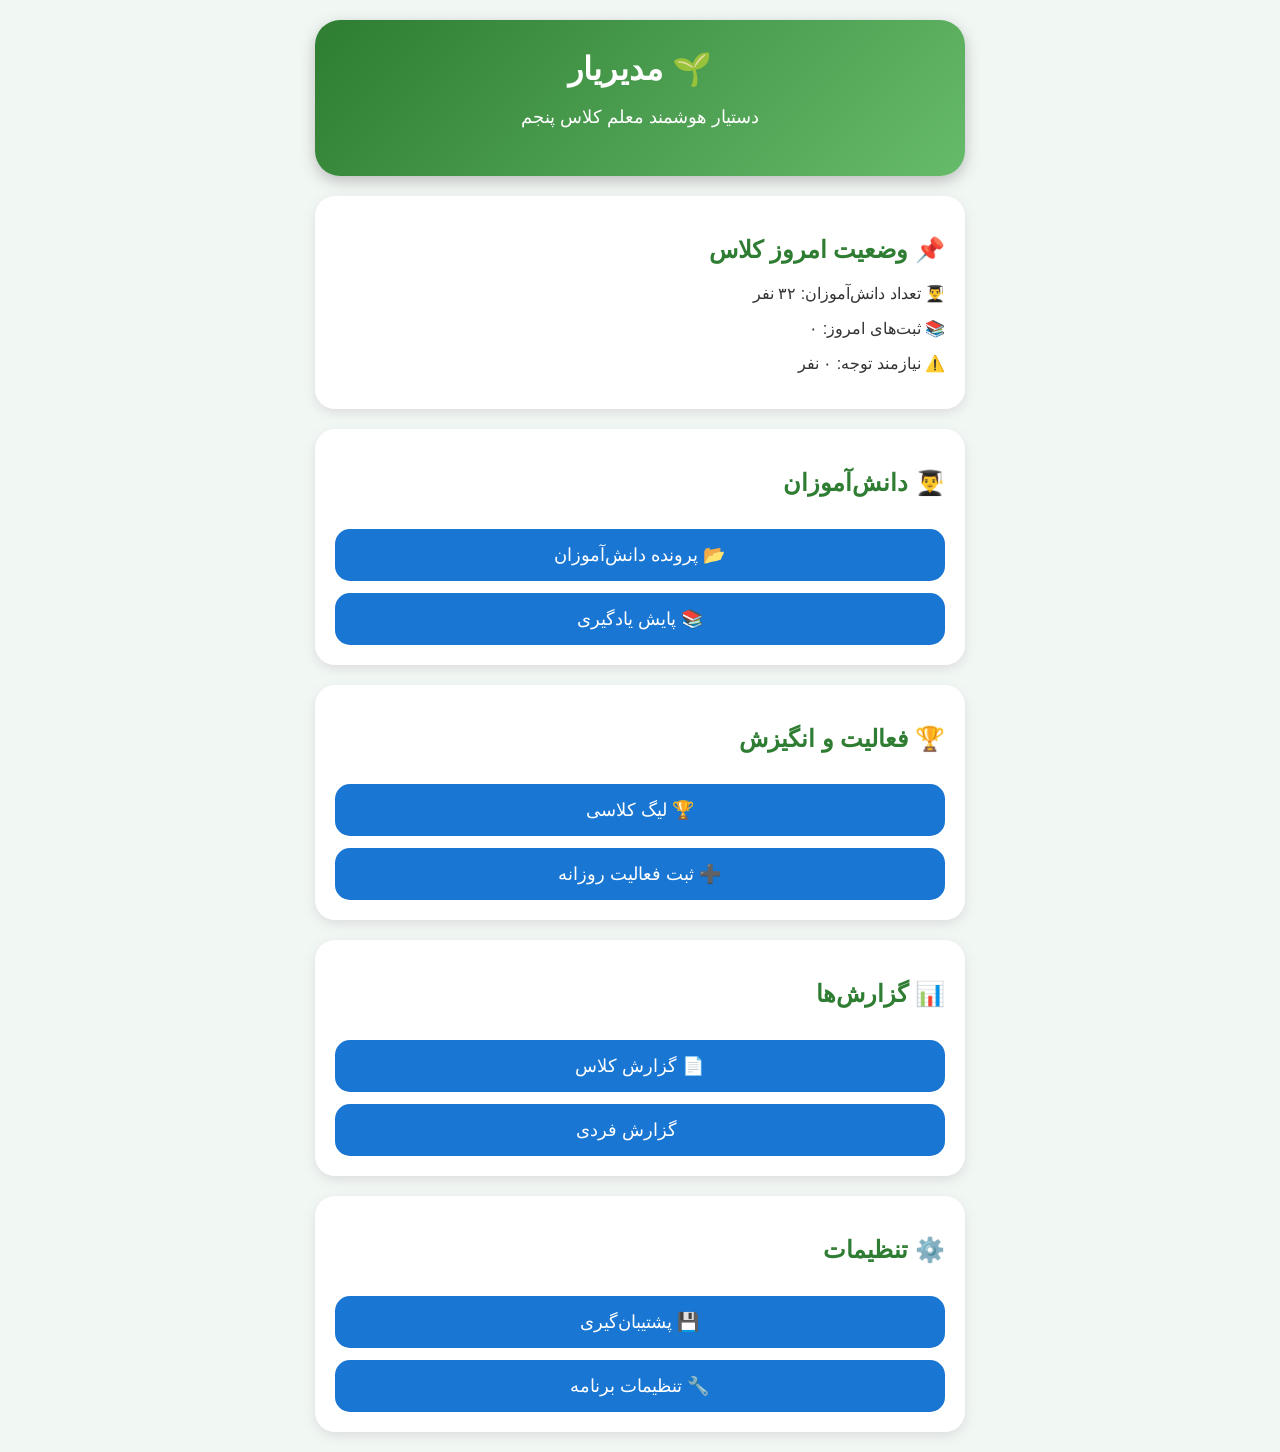
<file: index.html>
<!DOCTYPE html>
<html lang="fa" dir="rtl">

<head>

<meta charset="UTF-8">

<meta name="viewport" content="width=device-width, initial-scale=1.0">

<title>
مدیریار کلاس پنجم
</title>

<link rel="stylesheet" href="style.css">

</head>


<body>


<div class="container">


<!-- سربرگ -->

<div class="header">

<h1>
🌱 مدیریار
</h1>

<p>
دستیار هوشمند معلم کلاس پنجم
</p>

</div>



<!-- وضعیت کلاس -->

<div class="card">

<h2>
📌 وضعیت امروز کلاس
</h2>


<p>
👨‍🎓 تعداد دانش‌آموزان:
۳۲ نفر
</p>


<p>
📚 ثبت‌های امروز:
۰
</p>


<p>
⚠️ نیازمند توجه:
۰ نفر
</p>


</div>




<!-- مدیریت دانش آموزان -->

<div class="card">


<h2>
👨‍🎓 دانش‌آموزان
</h2>


<button onclick="location.href='students.html'">

📂 پرونده دانش‌آموزان

</button>



<button>

📚 پایش یادگیری

</button>


</div>





<!-- فعالیت کلاسی -->


<div class="card">


<h2>
🏆 فعالیت و انگیزش
</h2>



<button>

🏆 لیگ کلاسی

</button>



<button>

➕ ثبت فعالیت روزانه

</button>



</div>






<!-- گزارش -->

<div class="card">


<h2>
📊 گزارش‌ها
</h2>


<button>

📄 گزارش کلاس

</button>



<button>

👤 گزارش فردی

</button>


</div>






<!-- تنظیمات -->


<div class="card">


<h2>
⚙️ تنظیمات
</h2>


<button>

💾 پشتیبان‌گیری

</button>



<button>

🔧 تنظیمات برنامه

</button>


</div>



</div>




<script src="students.js"></script>

<script src="app.js"></script>



</body>

</html>
</file>
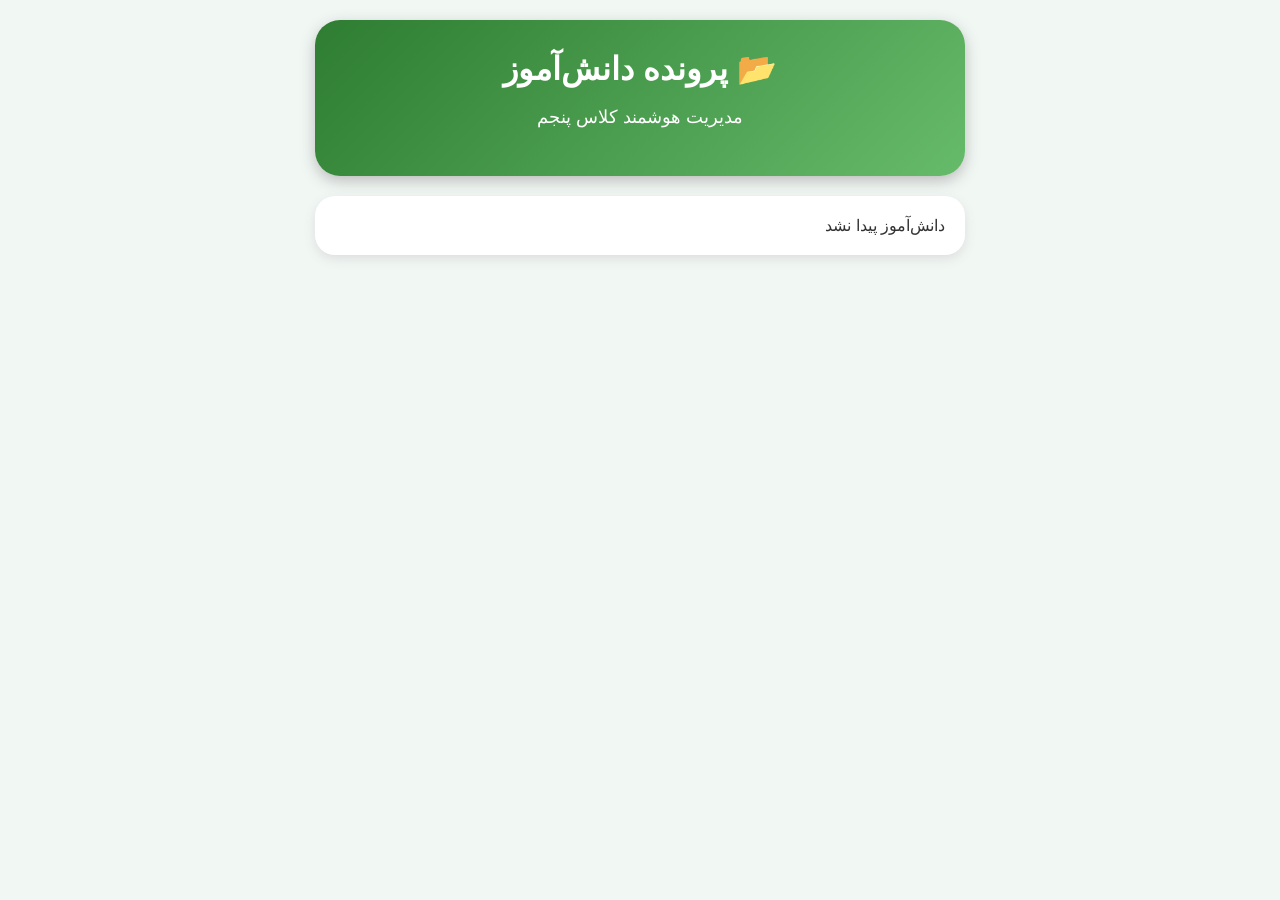
<file: student-profile.html>
<!DOCTYPE html>
<html lang="fa" dir="rtl">

<head>

<meta charset="UTF-8">

<meta name="viewport" content="width=device-width, initial-scale=1.0">

<title>پرونده دانش‌آموز</title>

<link rel="stylesheet" href="style.css">

</head>


<body>


<div class="container">


<div class="header">

<h1>
📂 پرونده دانش‌آموز
</h1>

<p>
مدیریت هوشمند کلاس پنجم
</p>

</div>



<div class="card" id="profile">

در حال بارگذاری...

</div>



</div>



<script src="students.js"></script>



<script>


let params = new URLSearchParams(window.location.search);


let id = Number(params.get("id"));



let student = students.find(s => s.id === id);



let box = document.getElementById("profile");



if(student){


box.innerHTML = `


<h2>
👤 ${student.name}
</h2>


<hr>


<p>
👥 گروه:
${student.group || "ثبت نشده"}
</p>


<p>
📚 سطح علمی:
${student.level || "ثبت نشده"}
</p>


<p>
🎯 تمرکز:
${student.concentration || "ثبت نشده"}
</p>


<p>
⭐ مسئولیت پذیری:
${student.responsibility || "ثبت نشده"}
</p>


<p>
💪 نقاط قوت:
${student.strengths || "ثبت نشده"}
</p>


<p>
⚠️ نقاط ضعف:
${student.weaknesses || "ثبت نشده"}
</p>


<p>
📝 یادداشت معلم:
${student.notes || "ثبت نشده"}
</p>


<button>
✏️ ویرایش پرونده
</button>


`;


}

else{


box.innerHTML="دانش‌آموز پیدا نشد";


}



</script>


</body>

</html>
</file>
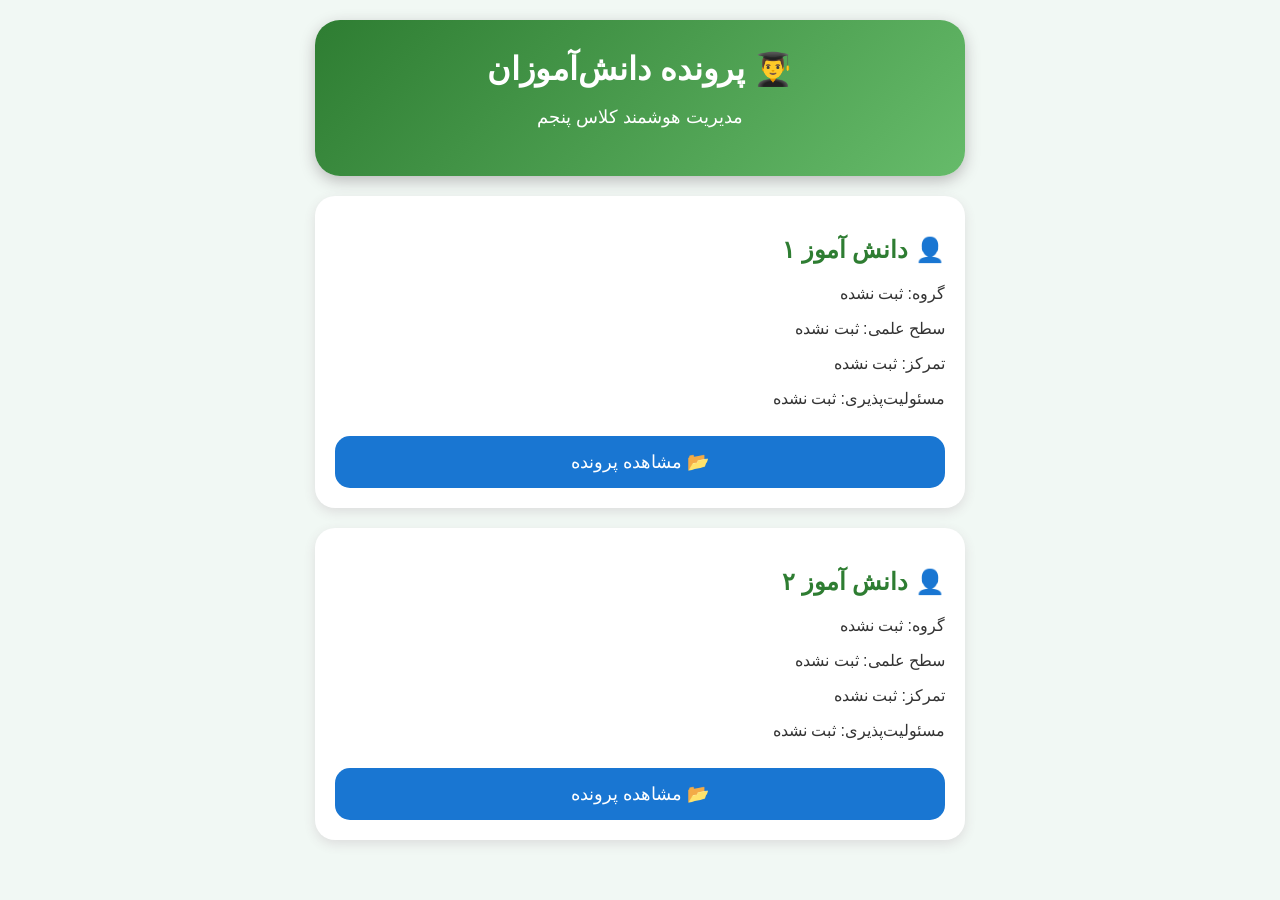
<file: students.html>
<!DOCTYPE html>
<html lang="fa" dir="rtl">

<head>

<meta charset="UTF-8">

<meta name="viewport" content="width=device-width, initial-scale=1.0">

<title>
پرونده دانش‌آموزان
</title>

<link rel="stylesheet" href="style.css">

</head>


<body>


<div class="container">


<div class="header">

<h1>
👨‍🎓 پرونده دانش‌آموزان
</h1>

<p>
مدیریت هوشمند کلاس پنجم
</p>

</div>



<div id="students-list">

</div>



</div>



<script src="students.js"></script>


<script>


const list = document.getElementById("students-list");


students.forEach(student => {


list.innerHTML += `


<div class="card">


<h2>
👤 ${student.name}
</h2>


<p>
گروه: ${student.group || "ثبت نشده"}
</p>


<p>
سطح علمی:
${student.level || "ثبت نشده"}
</p>


<p>
تمرکز:
${student.concentration || "ثبت نشده"}
</p>


<p>
مسئولیت‌پذیری:
${student.responsibility || "ثبت نشده"}
</p>



<button onclick="openStudent(${student.id})">

📂 مشاهده پرونده

</button>


</div>


`;


});




function openStudent(id){


alert("پرونده دانش‌آموز شماره " + id + " در حال ساخت است");


}


</script>



</body>

</html>
</file>
<file: style.css>
*{
    box-sizing:border-box;
}


body{

    font-family:tahoma, Arial;
    background:#f1f8f4;
    margin:0;
    padding:20px;
    color:#333;

}


.container{

    max-width:650px;
    margin:auto;

}


.header{

    background:linear-gradient(135deg,#2e7d32,#66bb6a);
    color:white;
    padding:30px;
    border-radius:25px;
    text-align:center;
    box-shadow:0 5px 15px #bbb;

}



.header h1{

    margin:0;
    font-size:32px;

}


.header p{

    font-size:18px;

}



.card{

    background:white;
    margin-top:20px;
    padding:20px;
    border-radius:20px;
    box-shadow:0 4px 12px #ddd;

}



.card h2{

    color:#2e7d32;

}



button{

    width:100%;
    padding:15px;
    margin-top:12px;
    border:none;
    border-radius:15px;
    background:#1976d2;
    color:white;
    font-size:18px;
    cursor:pointer;

}



button:hover{

    background:#125aa0;

}



.title{

    text-align:center;
    color:#2e7d32;

}
</file>
